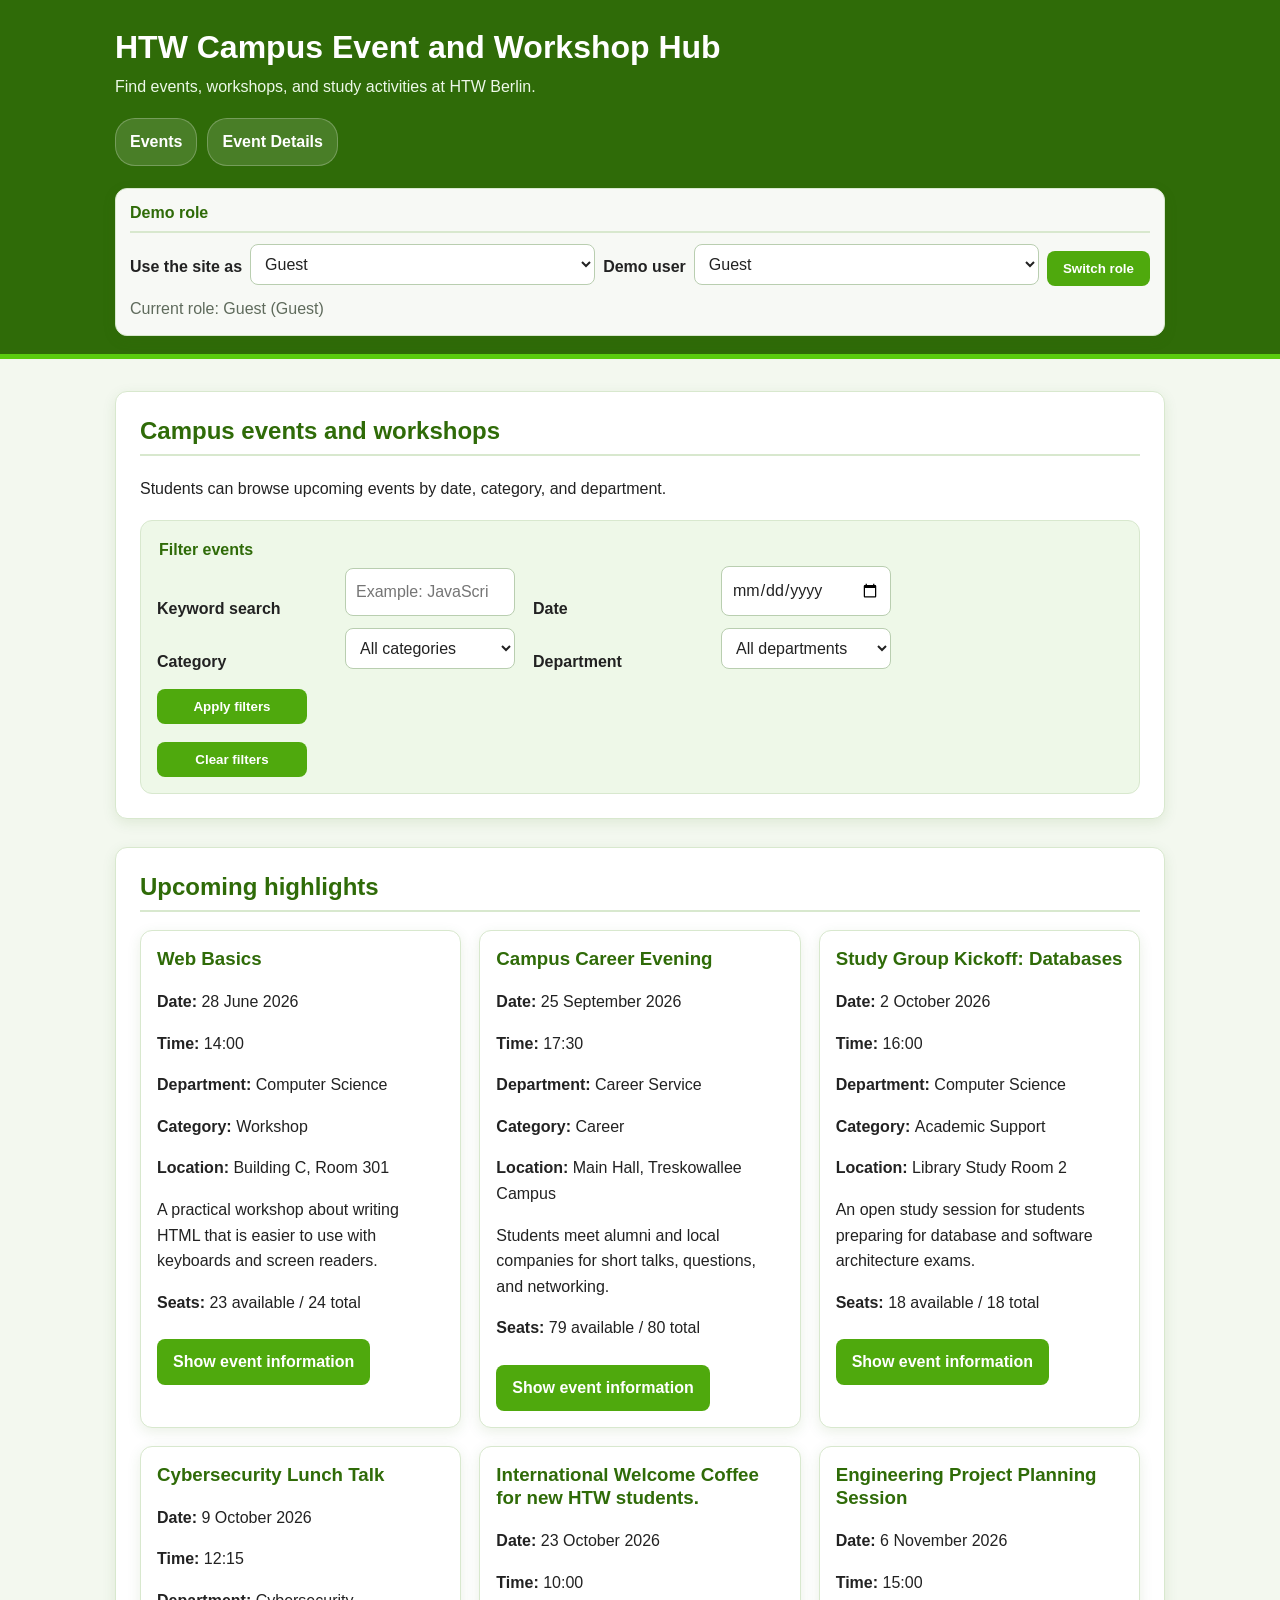
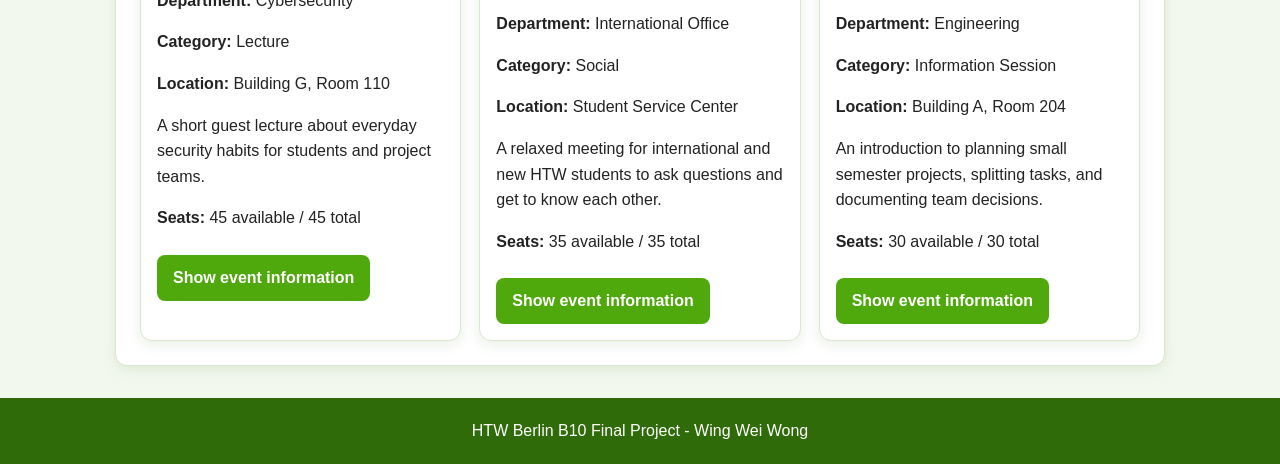
<file: index.html>
<!DOCTYPE html>
<html lang="en">
<head>
    <meta charset="UTF-8">
    <meta name="viewport" content="width=device-width, initial-scale=1.0">
    <title>HTW Campus Event and Workshop Hub</title>
    <link rel="stylesheet" href="css/style.css">
</head>
<body>
    <header>
        <h1>HTW Campus Event and Workshop Hub</h1>
        <p>Find events, workshops, and study activities at HTW Berlin.</p>
        <nav aria-label="Main navigation">
            <ul id="main-navigation">
                <li><a href="index.html" data-nav-role="all">Events</a></li>
                <li><a href="event.html" data-nav-role="all">Event Details</a></li>
                <li><a href="registrations.html" data-nav-role="student">My Registrations</a></li>
                <li><a href="event-form.html" data-nav-role="organizer">Create Event</a></li>
                <li><a href="organizer.html" data-nav-role="organizer">Organizer Dashboard</a></li>
            </ul>
        </nav>
        <section class="role-switcher" aria-labelledby="role-switcher-heading">
            <h2 id="role-switcher-heading">Demo role</h2>
            <form id="role-switcher-form">
                <label for="role-select">Use the site as</label>
                <select id="role-select" name="role">
                    <option value="guest">Guest</option>
                    <option value="student">Student</option>
                    <option value="organizer">Organizer/Admin</option>
                </select>

                <label for="user-select">Demo user</label>
                <select id="user-select" name="username"></select>

                <button type="submit">Switch role</button>
            </form>
            <p id="current-role-message" aria-live="polite"></p>
        </section>
    </header>

    <main>
        <section aria-labelledby="event-listing-heading">
            <h2 id="event-listing-heading">Campus events and workshops</h2>
            <p>Students can browse upcoming events by date, category, and department.</p>

            <form id="event-filter-form" class="filter-form" aria-label="Filter events">
                <fieldset>
                    <legend>Filter events</legend>

                    <label for="search">Keyword search</label>
                    <input type="search" id="search" name="search" placeholder="Example: JavaScript workshop">

                    <label for="event-date">Date</label>
                    <input type="date" id="event-date" name="event-date">

                    <label for="category">Category</label>
                    <select id="category" name="category">
                        <option value="">All categories</option>
                        <option value="Workshop">Workshop</option>
                        <option value="Lecture">Lecture</option>
                        <option value="Career">Career</option>
                        <option value="Social">Social</option>
                        <option value="Information Session">Information Session</option>
                        <option value="Academic Support">Academic Support</option>
                    </select>

                    <label for="department">Department</label>
                    <select id="department" name="department">
                        <option value="">All departments</option>
                        <option value="Computer Science">Computer Science</option>
                        <option value="Business">Business</option>
                        <option value="Cybersecurity">Cybersecurity</option>
                        <option value="Engineering">Engineering</option>
                        <option value="Career Service">Career Service</option>
                        <option value="International Office">International Office</option>
                    </select>

                    <div class="filter-buttons">
                        <button type="submit">Apply filters</button>
                        <button type="button" id="clear-filters">Clear filters</button>
                    </div>
                </fieldset>
            </form>
        </section>

        <section id="featured-events" aria-labelledby="featured-events-heading">
            <h2 id="featured-events-heading">Upcoming highlights</h2>
        </section>
    </main>

    <footer>
        <p>HTW Berlin B10 Final Project - Wing Wei Wong</p>
    </footer>

    <script src="https://code.jquery.com/jquery-3.7.1.min.js"></script>
    <script src="js/data.js"></script>
    <script src="js/storage.js"></script>
    <script src="js/security.js"></script>
    <script src="js/validation.js"></script>
    <script src="js/ui.js"></script>
    <script src="js/app.js"></script>
</body>
</html>
</file>
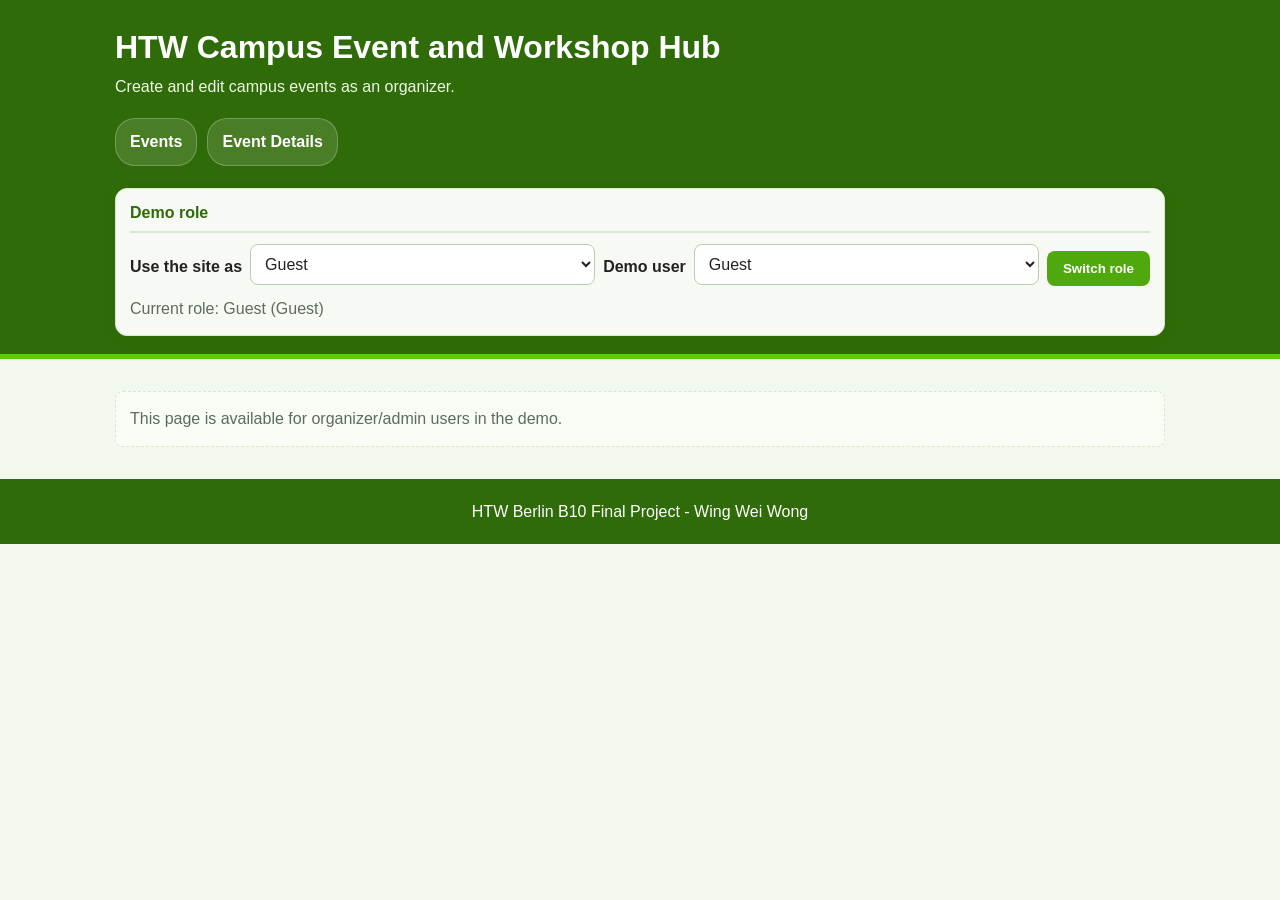
<file: event-form.html>
<!DOCTYPE html>
<html lang="en">
<head>
    <meta charset="UTF-8">
    <meta name="viewport" content="width=device-width, initial-scale=1.0">
    <title>Event Form | HTW Campus Event and Workshop Hub</title>
    <link rel="stylesheet" href="css/style.css">
</head>
<body>
    <header>
        <h1>HTW Campus Event and Workshop Hub</h1>
        <p>Create and edit campus events as an organizer.</p>
        <nav aria-label="Main navigation">
            <ul id="main-navigation">
                <li><a href="index.html" data-nav-role="all">Events</a></li>
                <li><a href="event.html" data-nav-role="all">Event Details</a></li>
                <li><a href="registrations.html" data-nav-role="student">My Registrations</a></li>
                <li><a href="event-form.html" data-nav-role="organizer">Create Event</a></li>
                <li><a href="organizer.html" data-nav-role="organizer">Organizer Dashboard</a></li>
            </ul>
        </nav>
        <section class="role-switcher" aria-labelledby="role-switcher-heading">
            <h2 id="role-switcher-heading">Demo role</h2>
            <form id="role-switcher-form">
                <label for="role-select">Use the site as</label>
                <select id="role-select" name="role">
                    <option value="guest">Guest</option>
                    <option value="student">Student</option>
                    <option value="organizer">Organizer/Admin</option>
                </select>

                <label for="user-select">Demo user</label>
                <select id="user-select" name="username"></select>

                <button type="submit">Switch role</button>
            </form>
            <p id="current-role-message" aria-live="polite"></p>
        </section>
    </header>

    <main>
        <section aria-labelledby="event-form-heading" data-page-role="organizer">
            <h2 id="event-form-heading">Create or edit an event</h2>
            <p>Organizers can enter the main information students need before registering. You can only manage your own events.</p>

            <form id="event-form" novalidate>
                <input type="hidden" id="event-id" name="event-id">

                <div class="form-field full-width">
                    <label for="title">Event title</label>
                    <input type="text" id="title" name="title" maxlength="80" required aria-describedby="title-error">
                    <span class="error-message" id="title-error" aria-live="polite"></span>
                </div>

                <div class="form-field">
                    <label for="department">Department</label>
                    <select id="department" name="department" required aria-describedby="department-error">
                        <option value="">Choose a department</option>
                        <option value="Computer Science">Computer Science</option>
                        <option value="Business">Business</option>
                        <option value="Cybersecurity">Cybersecurity</option>
                        <option value="Engineering">Engineering</option>
                        <option value="Career Service">Career Service</option>
                        <option value="International Office">International Office</option>
                    </select>
                    <span class="error-message" id="department-error" aria-live="polite"></span>
                </div>

                <div class="form-field">
                    <label for="category">Category</label>
                    <select id="category" name="category" required aria-describedby="category-error">
                        <option value="">Choose a category</option>
                        <option value="Workshop">Workshop</option>
                        <option value="Lecture">Lecture</option>
                        <option value="Career">Career</option>
                        <option value="Social">Social</option>
                        <option value="Information Session">Information Session</option>
                        <option value="Academic Support">Academic Support</option>
                    </select>
                    <span class="error-message" id="category-error" aria-live="polite"></span>
                </div>

                <div class="form-field">
                    <label for="date">Date</label>
                    <input type="date" id="date" name="date" required aria-describedby="date-error">
                    <span class="error-message" id="date-error" aria-live="polite"></span>
                </div>

                <div class="form-field">
                    <label for="time">Start time</label>
                    <input type="time" id="time" name="time" required aria-describedby="time-error">
                    <span class="error-message" id="time-error" aria-live="polite"></span>
                </div>

                <div class="form-field full-width">
                    <label for="location">Location</label>
                    <input type="text" id="location" name="location" maxlength="80" required aria-describedby="location-error">
                    <span class="error-message" id="location-error" aria-live="polite"></span>
                </div>

                <div class="form-field">
                    <label for="capacity">Maximum number of students</label>
                    <input type="number" id="capacity" name="capacity" min="1" max="200" required aria-describedby="capacity-error">
                    <span class="error-message" id="capacity-error" aria-live="polite"></span>
                </div>

                <div class="form-field full-width">
                    <label for="description">Description</label>
                    <textarea id="description" name="description" rows="5" maxlength="500" required aria-describedby="description-error"></textarea>
                    <span class="error-message" id="description-error" aria-live="polite"></span>
                </div>

                <div class="form-field">
                    <label for="organizerUsername">Organizer username</label>
                    <input type="text" id="organizerUsername" name="organizerUsername" maxlength="40" required aria-describedby="organizerUsername-error">
                    <span class="error-message" id="organizerUsername-error" aria-live="polite"></span>
                </div>

                <p id="event-form-message" class="form-message" aria-live="polite"></p>

                <button type="submit">Save event</button>
                <button type="reset">Clear form</button>
                <button type="button" id="delete-event-button" class="danger-button" hidden>Delete event</button>
            </form>
        </section>
    </main>

    <footer>
        <p>HTW Berlin B10 Final Project - Wing Wei Wong</p>
    </footer>
    <script src="https://code.jquery.com/jquery-3.7.1.min.js"></script>
    <script src="js/data.js"></script>
    <script src="js/storage.js"></script>
    <script src="js/security.js"></script>
    <script src="js/validation.js"></script>
    <script src="js/ui.js"></script>
    <script src="js/app.js"></script>
</body>
</html>
</file>
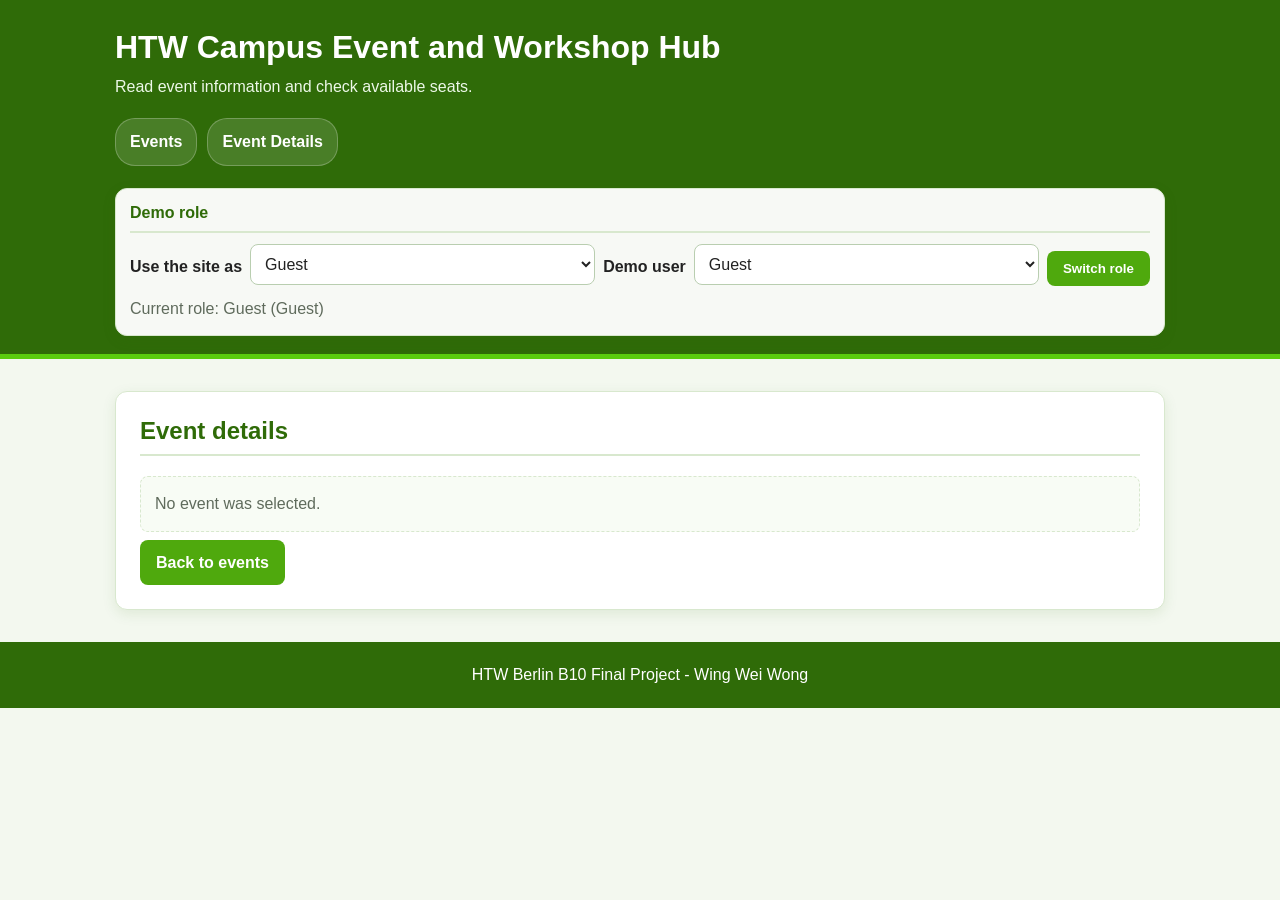
<file: event.html>
<!DOCTYPE html>
<html lang="en">
<head>
    <meta charset="UTF-8">
    <meta name="viewport" content="width=device-width, initial-scale=1.0">
    <title>Event Details | HTW Campus Event and Workshop Hub</title>
    <link rel="stylesheet" href="css/style.css">
</head>
<body>
    <header>
        <h1>HTW Campus Event and Workshop Hub</h1>
        <p>Read event information and check available seats.</p>
        <nav aria-label="Main navigation">
            <ul id="main-navigation">
                <li><a href="index.html" data-nav-role="all">Events</a></li>
                <li><a href="event.html" data-nav-role="all">Event Details</a></li>
                <li><a href="registrations.html" data-nav-role="student">My Registrations</a></li>
                <li><a href="event-form.html" data-nav-role="organizer">Create Event</a></li>
                <li><a href="organizer.html" data-nav-role="organizer">Organizer Dashboard</a></li>
            </ul>
        </nav>
        <section class="role-switcher" aria-labelledby="role-switcher-heading">
            <h2 id="role-switcher-heading">Demo role</h2>
            <form id="role-switcher-form">
                <label for="role-select">Use the site as</label>
                <select id="role-select" name="role">
                    <option value="guest">Guest</option>
                    <option value="student">Student</option>
                    <option value="organizer">Organizer/Admin</option>
                </select>

                <label for="user-select">Demo user</label>
                <select id="user-select" name="username"></select>

                <button type="submit">Switch role</button>
            </form>
            <p id="current-role-message" aria-live="polite"></p>
        </section>
    </header>

    <main>
        <article id="event-detail" aria-labelledby="event-detail-heading">
            <h2 id="event-detail-heading">Event details</h2>
            <p class="empty-message">Choose an event from the event list to see its details.</p>
        </article>
    </main>

    <footer>
        <p>HTW Berlin B10 Final Project - Wing Wei Wong</p>
    </footer>
    <script src="https://code.jquery.com/jquery-3.7.1.min.js"></script>
    <script src="js/data.js"></script>
    <script src="js/storage.js"></script>
    <script src="js/security.js"></script>
    <script src="js/validation.js"></script>
    <script src="js/ui.js"></script>
    <script src="js/app.js"></script>
</body>
</html>
</file>
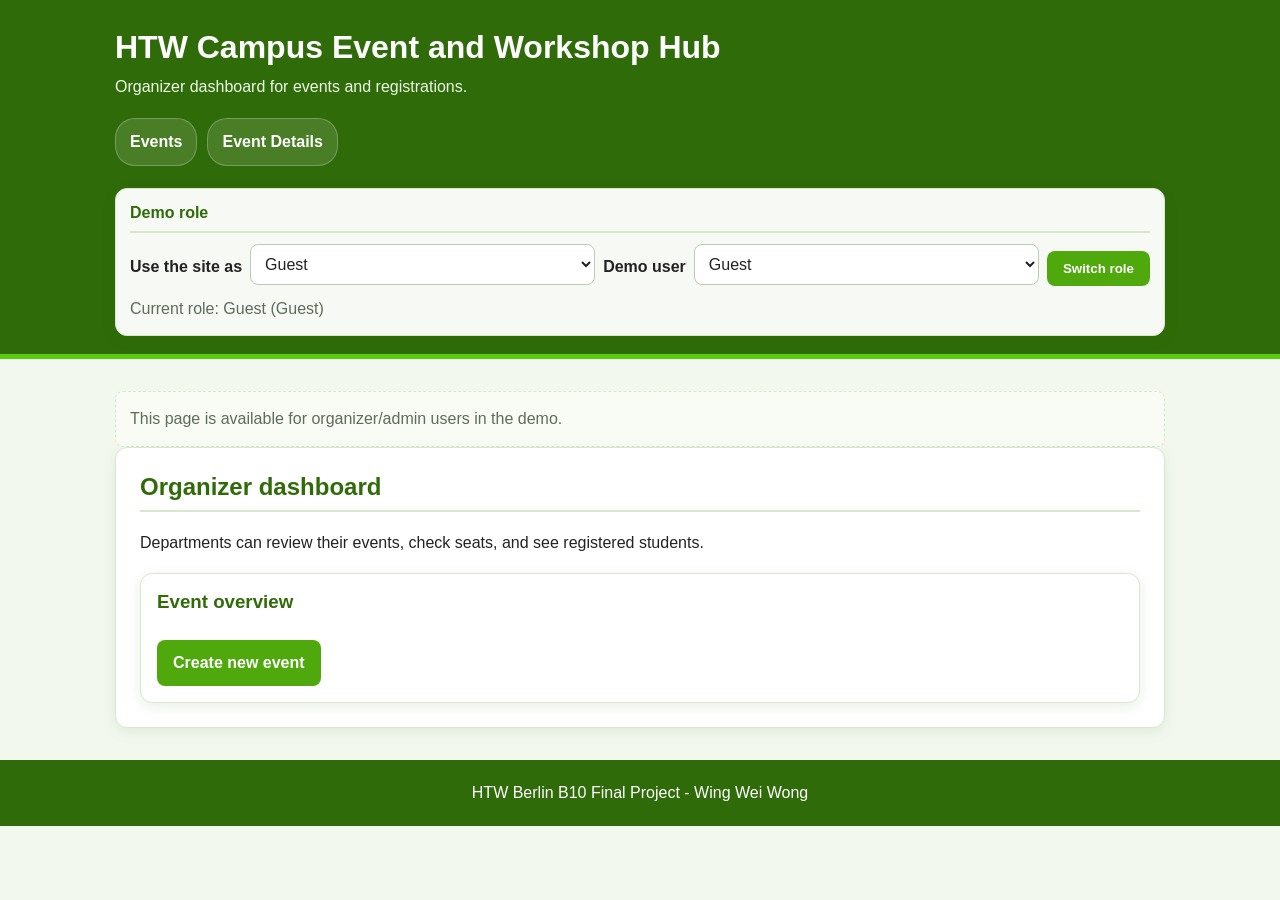
<file: organizer.html>
<!DOCTYPE html>
<html lang="en">
<head>
    <meta charset="UTF-8">
    <meta name="viewport" content="width=device-width, initial-scale=1.0">
    <title>Organizer Dashboard | HTW Campus Event and Workshop Hub</title>
    <link rel="stylesheet" href="css/style.css">
</head>
<body>
    <header>
        <h1>HTW Campus Event and Workshop Hub</h1>
        <p>Organizer dashboard for events and registrations.</p>
        <nav aria-label="Main navigation">
            <ul id="main-navigation">
                <li><a href="index.html" data-nav-role="all">Events</a></li>
                <li><a href="event.html" data-nav-role="all">Event Details</a></li>
                <li><a href="registrations.html" data-nav-role="student">My Registrations</a></li>
                <li><a href="event-form.html" data-nav-role="organizer">Create Event</a></li>
                <li><a href="organizer.html" data-nav-role="organizer">Organizer Dashboard</a></li>
            </ul>
        </nav>
        <section class="role-switcher" aria-labelledby="role-switcher-heading">
            <h2 id="role-switcher-heading">Demo role</h2>
            <form id="role-switcher-form">
                <label for="role-select">Use the site as</label>
                <select id="role-select" name="role">
                    <option value="guest">Guest</option>
                    <option value="student">Student</option>
                    <option value="organizer">Organizer/Admin</option>
                </select>

                <label for="user-select">Demo user</label>
                <select id="user-select" name="username"></select>

                <button type="submit">Switch role</button>
            </form>
            <p id="current-role-message" aria-live="polite"></p>
        </section>
    </header>

    <main>
        <section aria-labelledby="dashboard-heading" data-page-role="organizer">
            <h2 id="dashboard-heading">Organizer dashboard</h2>
            <p>Departments can review their events, check seats, and see registered students.</p>

            <article>
                <h3>Event overview</h3>
                <ul id="dashboard-overview"></ul>
                <a href="event-form.html">Create new event</a>
            </article>
        </section>

        <section aria-labelledby="managed-events-heading" data-page-role="organizer">
            <h2 id="managed-events-heading">Managed events</h2>
            <p>You can only manage your own events.</p>
            <div id="managed-events-list" class="card-list"></div>
        </section>

        <section aria-labelledby="registered-students-heading" data-page-role="organizer">
            <h2 id="registered-students-heading">Registered students</h2>
            <div id="registered-students-list" class="card-list"></div>
        </section>
    </main>

    <footer>
        <p>HTW Berlin B10 Final Project - Wing Wei Wong</p>
    </footer>
    <script src="https://code.jquery.com/jquery-3.7.1.min.js"></script>
    <script src="js/data.js"></script>
    <script src="js/storage.js"></script>
    <script src="js/security.js"></script>
    <script src="js/validation.js"></script>
    <script src="js/ui.js"></script>
    <script src="js/app.js"></script>
</body>
</html>
</file>
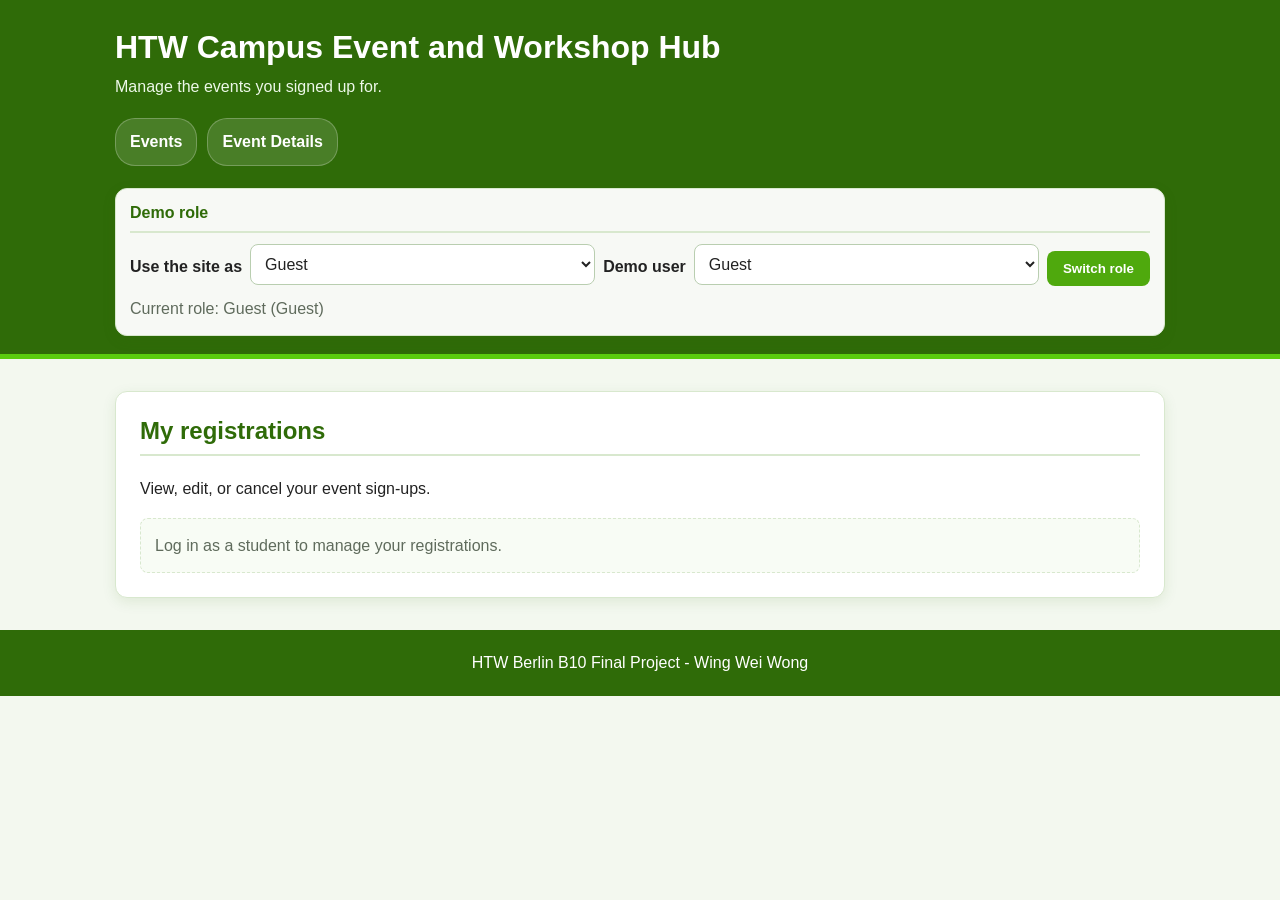
<file: registrations.html>
<!DOCTYPE html>
<html lang="en">
<head>
    <meta charset="UTF-8">
    <meta name="viewport" content="width=device-width, initial-scale=1.0">
    <title>My Registrations | HTW Campus Event and Workshop Hub</title>
    <link rel="stylesheet" href="css/style.css">
</head>
<body>
    <header>
        <h1>HTW Campus Event and Workshop Hub</h1>
        <p>Manage the events you signed up for.</p>
        <nav aria-label="Main navigation">
            <ul id="main-navigation">
                <li><a href="index.html" data-nav-role="all">Events</a></li>
                <li><a href="event.html" data-nav-role="all">Event Details</a></li>
                <li><a href="registrations.html" data-nav-role="student">My Registrations</a></li>
                <li><a href="event-form.html" data-nav-role="organizer">Create Event</a></li>
                <li><a href="organizer.html" data-nav-role="organizer">Organizer Dashboard</a></li>
            </ul>
        </nav>
        <section class="role-switcher" aria-labelledby="role-switcher-heading">
            <h2 id="role-switcher-heading">Demo role</h2>
            <form id="role-switcher-form">
                <label for="role-select">Use the site as</label>
                <select id="role-select" name="role">
                    <option value="guest">Guest</option>
                    <option value="student">Student</option>
                    <option value="organizer">Organizer/Admin</option>
                </select>

                <label for="user-select">Demo user</label>
                <select id="user-select" name="username"></select>

                <button type="submit">Switch role</button>
            </form>
            <p id="current-role-message" aria-live="polite"></p>
        </section>
    </header>

    <main>
        <section aria-labelledby="registrations-heading">
            <h2 id="registrations-heading">My registrations</h2>
            <p>View, edit, or cancel your event sign-ups.</p>
            <div id="student-registrations-list" aria-live="polite"></div>
        </section>
    </main>

    <footer>
        <p>HTW Berlin B10 Final Project - Wing Wei Wong</p>
    </footer>
    <script src="https://code.jquery.com/jquery-3.7.1.min.js"></script>
    <script src="js/data.js"></script>
    <script src="js/storage.js"></script>
    <script src="js/security.js"></script>
    <script src="js/validation.js"></script>
    <script src="js/ui.js"></script>
    <script src="js/app.js"></script>
</body>
</html>
</file>
<file: css/style.css>
:root {
    --primary: #2f6b08;
    --primary-light: #4fa90d;
    --accent: #5acc0e;
    --accent-dark: #3c8509;
    --page-bg: #f3f8ef;
    --card-bg: #ffffff;
    --text: #222222;
    --muted: #5f6b5c;
    --border: #d8e8ce;
    --shadow: 0 4px 14px rgba(47, 107, 8, 0.10);
}

* {
    box-sizing: border-box;
}

body {
    margin: 0;
    font-family: Arial, Helvetica, sans-serif;
    line-height: 1.6;
    color: var(--text);
    background: var(--page-bg);
}

body > header {
    background: var(--primary);
    color: white;
    padding: 24px 16px 18px;
    border-bottom: 5px solid var(--accent);
}

body > header h1 {
    max-width: 1050px;
    margin: 0 auto 8px;
    font-size: 1.75rem;
    line-height: 1.2;
}

body > header p {
    max-width: 1050px;
    margin: 0 auto 18px;
    color: #edf8e8;
}

nav {
    max-width: 1050px;
    margin: 0 auto;
}

nav ul {
    display: flex;
    flex-direction: column;
    gap: 8px;
    padding: 0;
    margin: 0;
    list-style: none;
}

nav a {
    display: block;
    padding: 10px 14px;
    color: white;
    text-decoration: none;
    text-align: center;
    background: rgba(255, 255, 255, 0.13);
    border: 1px solid rgba(255, 255, 255, 0.24);
    border-radius: 20px;
}

nav a:hover,
nav a:focus {
    background: white;
    color: var(--primary);
}

main {
    width: min(1050px, calc(100% - 32px));
    margin: 22px auto;
}

section,
main > article {
    margin-bottom: 22px;
}

section,
article,
form {
    border-radius: 12px;
}

section,
main > article,
article {
    background: var(--card-bg);
    border: 1px solid var(--border);
    box-shadow: var(--shadow);
}

section {
    padding: 18px;
}

article {
    padding: 16px;
    margin: 14px 0;
}

main > article {
    padding: 18px;
}

article header {
    background: transparent;
    color: var(--text);
    padding: 0;
    border-bottom: 1px solid var(--border);
    margin-bottom: 18px;
}

h2,
h3 {
    color: var(--primary);
    line-height: 1.25;
}

h2 {
    margin-top: 0;
    padding-bottom: 8px;
    border-bottom: 2px solid var(--border);
}

h3 {
    margin-top: 0;
}

p {
    margin-top: 0;
}

a {
    color: var(--primary-light);
    font-weight: bold;
}

a:hover,
a:focus {
    color: var(--accent-dark);
}

form {
    display: grid;
    gap: 12px;
    margin-top: 18px;
    padding: 16px;
    background: #eef8e8;
    border: 1px solid var(--border);
}

fieldset {
    display: grid;
    gap: 12px;
    padding: 0;
    margin: 0;
    border: 0;
}

legend {
    margin-bottom: 4px;
    font-weight: bold;
    color: var(--primary);
}

label {
    display: block;
    margin: 0 0 -6px;
    font-weight: bold;
}

input,
select,
textarea {
    width: 100%;
    padding: 10px;
    font: inherit;
    color: var(--text);
    background: white;
    border: 1px solid #b9ceb0;
    border-radius: 8px;
}

input:focus,
select:focus,
textarea:focus {
    outline: 3px solid rgba(90, 204, 14, 0.25);
    border-color: var(--primary-light);
}

button,
.button,
article > a,
section > a {
    display: inline-block;
    width: 100%;
    margin-top: 8px;
    padding: 10px 16px;
    color: white;
    font-weight: bold;
    text-decoration: none;
    text-align: center;
    background: var(--primary-light);
    border: 0;
    border-radius: 8px;
    cursor: pointer;
}

button:hover,
button:focus,
.button:hover,
.button:focus,
article > a:hover,
article > a:focus,
section > a:hover,
section > a:focus {
    color: white;
    background: var(--accent-dark);
}

ul {
    padding-left: 22px;
}

li {
    margin-bottom: 6px;
}

#featured-events-heading + article,
#managed-events-heading + article,
#registrations-heading + p + article {
    margin-top: 18px;
}

section:has(> article) {
    display: grid;
    gap: 14px;
}

section:has(> article) > h2,
section:has(> article) > p {
    margin-bottom: 0;
}

section:has(> article) > article {
    margin: 0;
}

#featured-events > article {
    margin: 0;
}

#registered-students-heading + article {
    overflow-x: auto;
}

footer {
    padding: 20px;
    color: white;
    text-align: center;
    background: var(--primary);
}

footer p {
    margin: 0;
}

@media (min-width: 600px) {
    body > header {
        padding: 28px 20px 18px;
    }

    body > header h1 {
        font-size: 2rem;
    }

    nav ul {
        flex-direction: row;
        flex-wrap: wrap;
        gap: 10px;
    }

    nav a {
        display: inline-block;
        text-align: left;
    }

    form,
    fieldset {
        grid-template-columns: repeat(2, minmax(0, 1fr));
        align-items: end;
    }

    legend,
    label[for="description"],
    textarea,
    label[for="registration-note"],
    label[for="note"] {
        grid-column: 1 / -1;
    }

    button,
    .button,
    article > a,
    section > a {
        width: auto;
    }

    section:has(> article) {
        grid-template-columns: repeat(2, minmax(0, 1fr));
    }

    section:has(> article) > h2,
    section:has(> article) > p {
        grid-column: 1 / -1;
    }

    #dashboard-heading + p + article,
    #registered-students-heading + article {
        grid-column: 1 / -1;
    }
}

@media (min-width: 900px) {
    main {
        margin: 32px auto;
    }

    section,
    main > article {
        margin-bottom: 28px;
    }

    section,
    main > article {
        padding: 24px;
    }

    #featured-events-heading + article,
    #featured-events-heading + article + article,
    #featured-events-heading + article + article + article {
        min-height: 100%;
    }

    #featured-events-heading + article {
        grid-column: auto;
    }

    section:has(> article) {
        grid-template-columns: repeat(3, minmax(0, 1fr));
        gap: 18px;
    }

    #managed-events-heading + article,
    #managed-events-heading + article + article,
    #registrations-heading + p + article,
    #registrations-heading + p + article + article {
        grid-column: auto;
    }

    form,
    fieldset {
        grid-template-columns: repeat(4, minmax(0, 1fr));
    }

    form > label[for="title"],
    form > input#title,
    form > label[for="description"],
    form > textarea#description,
    form > label[for="location"],
    form > input#location {
        grid-column: span 2;
    }

    form > label[for="description"],
    form > textarea#description {
        grid-column: 1 / -1;
    }

    #registered-students-heading + article {
        grid-column: 1 / -1;
    }
}

.filter-form fieldset {
    grid-template-columns: 1fr;
}

.filter-form button {
    width: 100%;
    min-width: 150px;
    justify-self: start;
}

@media (min-width: 600px) {
    .filter-form fieldset {
        grid-template-columns: repeat(2, minmax(220px, 1fr));
        column-gap: 18px;
    }

    .filter-form label,
    .filter-form input,
    .filter-form select,
    .filter-form button {
        grid-column: auto;
    }

    .filter-form button {
        width: auto;
    }
}

@media (min-width: 900px) {
    .filter-form fieldset {
        grid-template-columns: repeat(4, minmax(170px, 1fr));
    }
}

.filter-buttons {
    display: grid;
    gap: 10px;
}

.empty-message {
    padding: 14px;
    margin: 0;
    color: var(--muted);
    background: #f8fcf5;
    border: 1px dashed var(--border);
    border-radius: 8px;
}

.role-switcher {
    max-width: 1050px;
    margin: 16px auto 0;
    padding: 14px;
    color: var(--text);
    background: rgba(255, 255, 255, 0.96);
    border-radius: 12px;
    box-shadow: var(--shadow);
}

.role-switcher h2 {
    margin: 0 0 10px;
    font-size: 1rem;
    color: var(--primary);
}

.role-switcher form {
    display: grid;
    grid-template-columns: 1fr;
    gap: 8px;
    margin: 0;
    padding: 0;
    background: transparent;
    border: 0;
    box-shadow: none;
}

.role-switcher label {
    font-weight: bold;
}

.role-switcher select,
.role-switcher button {
    width: 100%;
}

.role-switcher p {
    margin: 10px 0 0;
    color: var(--muted);
}

.card-action {
    margin-left: 10px;
}

button.card-action {
    margin-top: 8px;
}

@media (min-width: 700px) {
    .role-switcher form {
        grid-template-columns: auto minmax(150px, 1fr) auto minmax(160px, 1fr) auto;
        align-items: center;
    }
}

#event-detail > button,
.event-action-panel button,
.event-action-panel a {
    margin-right: 10px;
}

.event-action-panel {
    margin-top: 12px;
}

.danger-button {
    background: #9b2727;
}

.danger-button:hover,
.danger-button:focus {
    background: #741b1b;
}

.error-message {
    min-height: 1.2em;
    margin-top: -8px;
    color: #9b2727;
    font-size: 0.92rem;
}

[aria-invalid="true"] {
    border-color: #9b2727;
}

.form-message {
    grid-column: 1 / -1;
    margin: 4px 0;
    color: var(--primary);
    font-weight: bold;
}

.form-message-error {
    color: #9b2727;
}

.card-list {
    display: grid;
    gap: 14px;
    grid-column: 1 / -1;
}

.table-wrapper {
    width: 100%;
    overflow-x: auto;
}

table {
    width: 100%;
    min-width: 720px;
    border-collapse: collapse;
    margin-top: 12px;
    background: #fff;
}

caption {
    padding: 8px 0;
    font-weight: bold;
    text-align: left;
    color: var(--primary);
}

th,
td {
    padding: 10px;
    text-align: left;
    vertical-align: top;
    border: 1px solid var(--border);
}

th {
    color: #fff;
    background: var(--primary);
}

tbody tr:nth-child(even) {
    background: #f4f8fb;
}

@media (min-width: 900px) {
    .card-list {
        grid-template-columns: repeat(2, minmax(0, 1fr));
    }

    #registered-students-list {
        grid-template-columns: 1fr;
    }
}

#event-form {
    grid-template-columns: 1fr;
    gap: 16px;
}

#event-form .form-field {
    display: grid;
    gap: 6px;
}

#event-form label {
    margin: 0;
}

#event-form .error-message {
    margin-top: 0;
}

#event-form .form-message,
#event-form button {
    grid-column: 1 / -1;
}

@media (min-width: 700px) {
    #event-form {
        grid-template-columns: repeat(2, minmax(0, 1fr));
        column-gap: 18px;
    }

    #event-form .full-width,
    #event-form .form-message {
        grid-column: 1 / -1;
    }

    #event-form button {
        grid-column: auto;
    }
}

.registration-form {
    display: grid;
    grid-template-columns: 1fr;
    align-items: start;
    gap: 16px;
}

.registration-field {
    display: grid;
    gap: 8px;
}

.registration-field label {
    margin: 0;
}

.registration-field-wide,
.registration-form .form-message {
    grid-column: 1 / -1;
}

.registration-field-wide textarea {
    min-height: 130px;
    resize: vertical;
}

@media (min-width: 600px) {
    .registration-form {
        grid-template-columns: repeat(2, minmax(0, 1fr));
        column-gap: 18px;
    }
}

@media (min-width: 900px) {
    .registration-form {
        grid-template-columns: repeat(4, minmax(0, 1fr));
    }

    .registration-field-wide {
        grid-column: 1 / -1;
    }
}
</file>
